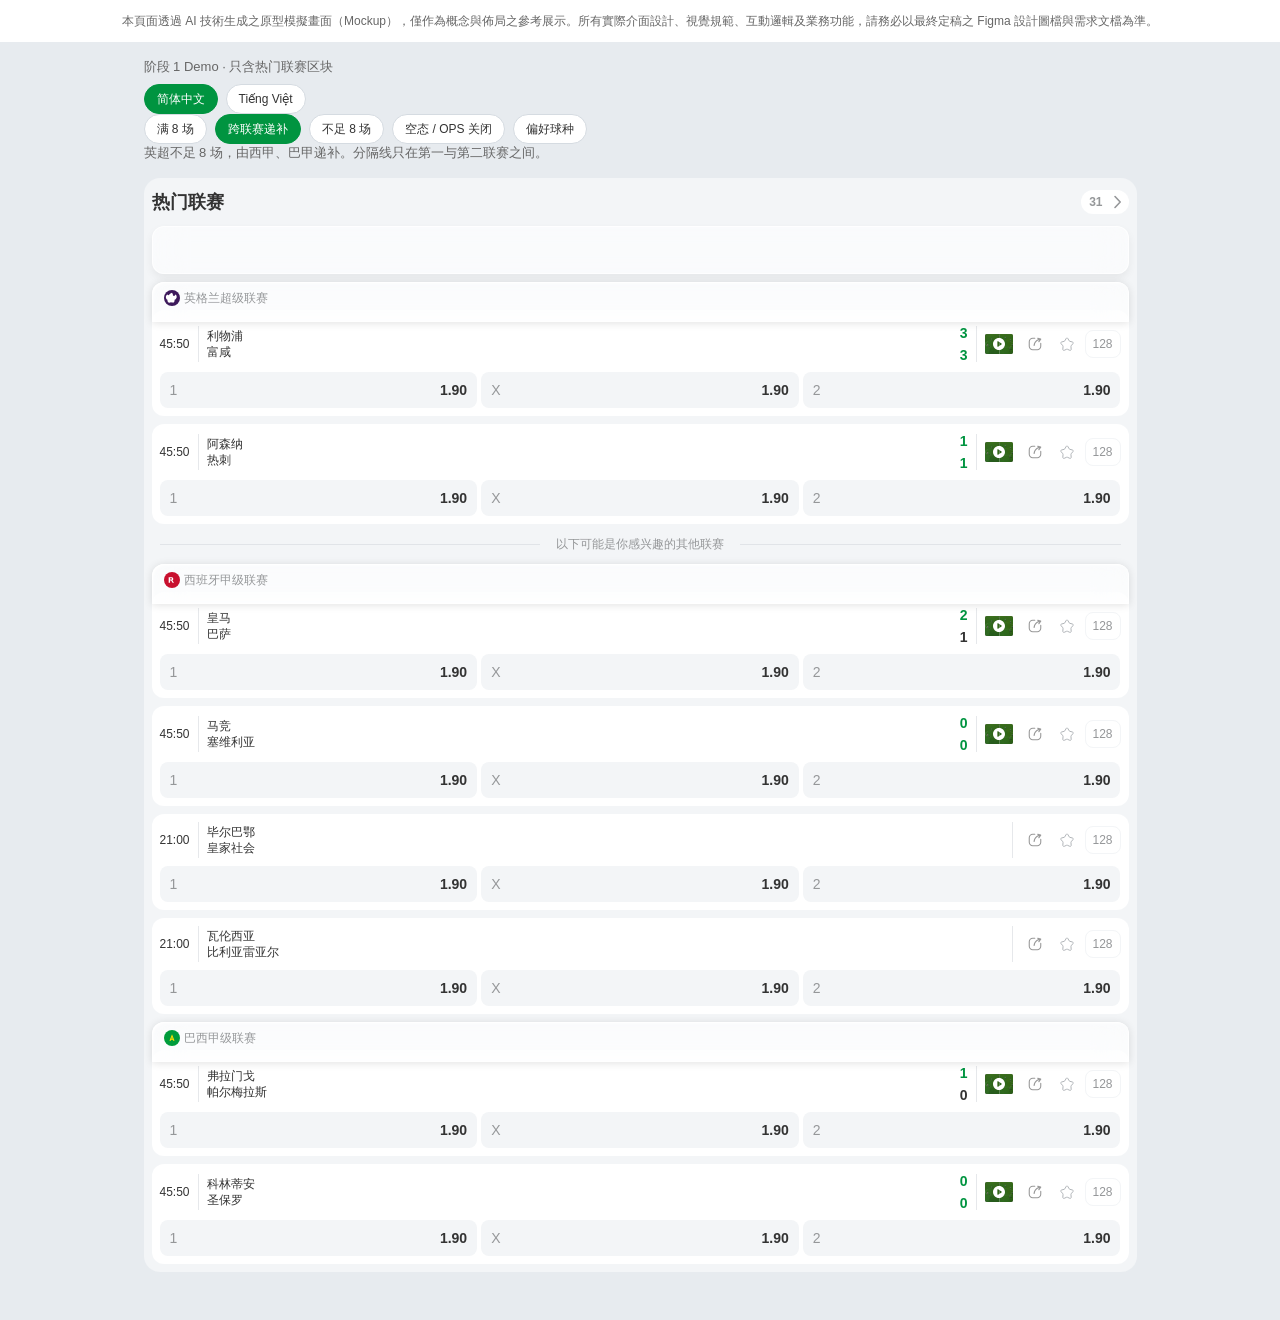
<file: index.html>
<!doctype html>
<html lang="zh-Hans">
  <head>
    <meta charset="UTF-8" />
    <meta http-equiv="refresh" content="0; url=mockup/hot-leagues-demo/" />
    <title>Mockups</title>
  </head>
  <body>
    <p><a href="mockup/hot-leagues-demo/">热门联赛 Demo</a></p>
  </body>
</html>
</file>
<file: mockup/hot-leagues-demo/src/styles.css>
:root {
  color: #333;
  font-family: "PingFang HK", "PingFang TC", "PingFang SC", "Noto Sans TC", sans-serif;
  background: #e7ebef;
}

* { box-sizing: border-box; }
body { margin: 0; }
button, p, h1 { font: inherit; }
button { cursor: pointer; }
img { display: block; }

.page {
  min-height: 100vh;
  padding: 0 16px 48px;
}

.disclaimer {
  margin: 0 -16px 16px;
  padding: 12px 16px;
  background: #fff;
  color: #666;
  font-size: 12px;
  line-height: 18px;
  text-align: center;
}

.demo-bar {
  width: min(379px, 100%);
  margin: 0 auto 16px;
}

.demo-bar > p {
  margin: 0 0 8px;
  font-size: 13px;
  color: #666;
}

.demo-row {
  display: flex;
  flex-wrap: wrap;
  gap: 8px;
}

.demo-btn {
  border: 1px solid #d5dbe1;
  background: #fff;
  color: #333;
  border-radius: 999px;
  padding: 6px 12px;
  font-size: 12px;
  line-height: 16px;
}

.demo-btn.active {
  background: #009440;
  border-color: #009440;
  color: #fff;
}

.notice {
  min-height: 18px;
  overflow-wrap: anywhere;
}

.stage {
  width: min(379px, 100%);
  margin: 0 auto;
}

.hidden-state {
  background: #f3f5f7;
  border-radius: 16px;
  padding: 28px 16px;
  text-align: center;
  color: #959799;
  font-size: 14px;
}

.hot-leagues {
  background: #f3f5f7;
  border-radius: 16px;
  padding: 16px;
  display: flex;
  flex-direction: column;
  gap: 8px;
}

.hot-header {
  display: flex;
  align-items: center;
  justify-content: space-between;
  padding: 4px 0;
}

.hot-header h1 {
  margin: 0;
  font-size: 18px;
  font-weight: 600;
  line-height: 22px;
  color: #333;
}

.count-btn {
  display: flex;
  align-items: center;
  gap: 4px;
  border: 0;
  background: #fff;
  color: #959799;
  border-radius: 20px;
  padding: 2px 2px 2px 8px;
  font-size: 12px;
  font-weight: 600;
  line-height: 16px;
}

.count-btn img { width: 20px; height: 20px; }

.icon-rail {
  position: relative;
  display: flex;
  align-items: center;
  gap: 16px;
  height: 48px;
  padding: 6px 8px;
  overflow-x: auto;
  background: rgba(255, 255, 255, 0.58);
  backdrop-filter: blur(16px) saturate(160%);
  -webkit-backdrop-filter: blur(16px) saturate(160%);
  border: 1px solid rgba(255, 255, 255, 0.72);
  border-radius: 12px;
  box-shadow: 0 4px 8px rgba(0, 0, 0, 0.06);
  scrollbar-width: none;
}

.sport-indicator {
  position: absolute;
  top: 6px;
  left: 8px;
  width: 36px;
  height: 36px;
  border-radius: 50px;
  background: #009440;
  z-index: 0;
  transition: transform 320ms cubic-bezier(0.22, 0.8, 0.24, 1);
  pointer-events: none;
}

.icon-rail::-webkit-scrollbar { display: none; }

.sport-btn {
  position: relative;
  z-index: 1;
  flex: 0 0 auto;
  width: 36px;
  height: 36px;
  padding: 6px;
  border: 0;
  border-radius: 50px;
  background: transparent;
}

.sport-btn img {
  width: 24px;
  height: 24px;
  object-fit: contain;
}

.sport-btn.selected img {
  animation: icon-pop 280ms ease;
}

@keyframes icon-pop {
  0% { transform: scale(0.82); }
  65% { transform: scale(1.08); }
  100% { transform: scale(1); }
}

@media (prefers-reduced-motion: reduce) {
  .sport-indicator { transition: none; }
  .sport-btn.selected img { animation: none; }
}

.quad-icon {
  width: 24px;
  height: 24px;
  display: grid;
  grid-template-columns: 1fr 1fr;
  gap: 1px;
}

.quad-icon img { width: 100%; height: 100%; object-fit: cover; }

.feed {
  display: flex;
  flex-direction: column;
  gap: 8px;
}

.item-group {
  display: flex;
  flex-direction: column;
  gap: 8px;
}

.item-tag.item-tag-regular { display: none; }

.item-tag {
  display: flex;
  align-items: center;
  gap: 4px;
  min-width: 0;
  width: 100%;
  margin: 0 0 -20px;
  padding: 8px 4px 16px 12px;
  border-radius: 12px 12px 0 0;
  position: relative;
  z-index: 2;
  background: rgba(255, 255, 255, 0.62);
  backdrop-filter: blur(16px) saturate(160%);
  -webkit-backdrop-filter: blur(16px) saturate(160%);
  box-shadow:
    0 1px 8px rgba(0, 0, 0, 0.12),
    inset 1px 1px 0 rgba(255, 255, 255, 0.8),
    inset -1px -1px 0 rgba(255, 255, 255, 0.8),
    inset 2px 2px 2px rgba(255, 255, 255, 0.5);
}

.item-tag-esports + .match-card,
.item-tag-esports-sports + .match-card {
  padding-top: 14px;
}

.v-rule,
.wide-tools { display: none; }

.item-tag img {
  width: 16px;
  height: 16px;
  flex: none;
  object-fit: contain;
}

.item-tag-esports img {
  border-radius: 7.273px;
  object-fit: cover;
}

.item-tag span {
  min-width: 0;
  overflow: hidden;
  font-size: 12px;
  line-height: 16px;
  font-weight: 400;
  color: #959799;
  white-space: nowrap;
  text-overflow: ellipsis;
}

.match-card {
  background: #fff;
  border-radius: 12px;
  padding: 10px 8px 8px;
  display: flex;
  flex-direction: column;
  gap: 8px;
}

.card-league {
  display: flex;
  align-items: center;
  gap: 4px;
  min-width: 0;
  min-height: 16px;
  padding: 0 4px;
}

.card-league img {
  width: 16px;
  height: 16px;
  flex: none;
  object-fit: contain;
}

.card-league span {
  min-width: 0;
  overflow: hidden;
  font-size: 12px;
  line-height: 16px;
  color: #666;
  white-space: nowrap;
  text-overflow: ellipsis;
}

.card-main {
  display: grid;
  grid-template-columns: 40px minmax(0, 1fr) auto auto;
  column-gap: 8px;
  align-items: center;
  padding: 0 4px;
}

.match-clock {
  font-size: 12px;
  line-height: 16px;
  color: #333;
}

.team-col { min-width: 0; }
.team-col p {
  margin: 0;
  height: 22px;
  font-size: 14px;
  line-height: 22px;
  color: #333;
  white-space: nowrap;
  overflow: hidden;
  text-overflow: ellipsis;
}

.score-col {
  display: flex;
  flex-direction: column;
  align-items: flex-end;
  min-width: 12px;
}

.score {
  height: 22px;
  font-size: 16px;
  font-weight: 600;
  line-height: 22px;
  color: #333;
}

.score.leading { color: #009440; }

.card-side {
  display: flex;
  align-items: center;
  gap: 8px;
  min-width: 52px;
  justify-content: flex-end;
}

.market-count {
  color: #959799;
  font-size: 12px;
  line-height: 16px;
}

.play-btn {
  width: 24px;
  height: 24px;
  display: grid;
}

.odds {
  display: grid;
  grid-template-columns: repeat(3, minmax(0, 1fr));
  gap: 4px;
}

.odds-btn {
  border: 0;
  background: #f3f5f7;
  border-radius: 8px;
  min-height: 36px;
  padding: 8px 10px;
  display: flex;
  flex-direction: row;
  align-items: center;
  justify-content: space-between;
  gap: 8px;
}

.odds-btn span {
  color: #959799;
  font-size: 14px;
  line-height: 18px;
}

.odds-btn strong {
  color: #333;
  font-size: 14px;
  line-height: 18px;
  font-weight: 600;
}

.divider {
  display: flex;
  align-items: center;
  gap: 16px;
  padding: 4px 8px;
  color: #959799;
  font-size: 12px;
  line-height: 16px;
}
.divider span {
  display: -webkit-box;
  -webkit-box-orient: vertical;
  -webkit-line-clamp: 2;
  min-width: 0;
  overflow: hidden;
  line-height: 16px;
  text-align: center;
}
.divider i { flex: 1 0 16px; height: 1px; background: #e1e4e8; }

@media (min-width: 600px) {
  .demo-bar,
  .stage { width: min(600px, 100%); }

  .hot-leagues { padding: 8px; }

  .item-tag.item-tag-regular { display: flex; }

  .item-tag + .match-card { padding-top: 14px; }

  .card-league { display: none; }

  .match-card { padding: 8px; }

  .card-main {
    display: flex;
    align-items: center;
    gap: 8px;
    padding: 0;
  }

  .v-rule {
    display: block;
    flex: none;
    width: 1px;
    height: 36px;
    background: #e6e8eb;
  }

  .match-clock { flex: none; }

  .team-col { flex: 1; min-width: 0; }
  .team-col p {
    height: 16px;
    font-size: 12px;
    line-height: 16px;
  }

  .score-col { gap: 4px; flex: none; }
  .score {
    height: 18px;
    font-size: 14px;
    line-height: 18px;
  }

  .card-side { gap: 8px; min-width: 0; }

  .play-btn { display: none; }

  .wide-tools {
    display: flex;
    align-items: center;
    gap: 8px;
  }

  .play-wide {
    position: relative;
    width: 28px;
    height: 20px;
    border-radius: 2px;
    overflow: hidden;
    flex: none;
    background: #333;
  }

  .play-thumb {
    position: absolute;
    inset: 0;
    width: 100%;
    height: 100%;
    object-fit: cover;
    opacity: 0.8;
  }

  .play-glyph {
    position: absolute;
    left: 8px;
    top: 4px;
  }

  .tool-share-wrap {
    width: 28px;
    height: 28px;
    display: grid;
    place-items: center;
    flex: none;
  }

  .market-count {
    display: flex;
    align-items: center;
    justify-content: center;
    box-sizing: border-box;
    width: 36px;
    height: 28px;
    border: 1px solid #f3f5f7;
    border-radius: 8px;
  }
}

@media (min-width: 1024px) {
  .demo-bar,
  .stage { width: min(993px, 100%); }

  .hot-leagues { padding: 8px; }
}
</file>
